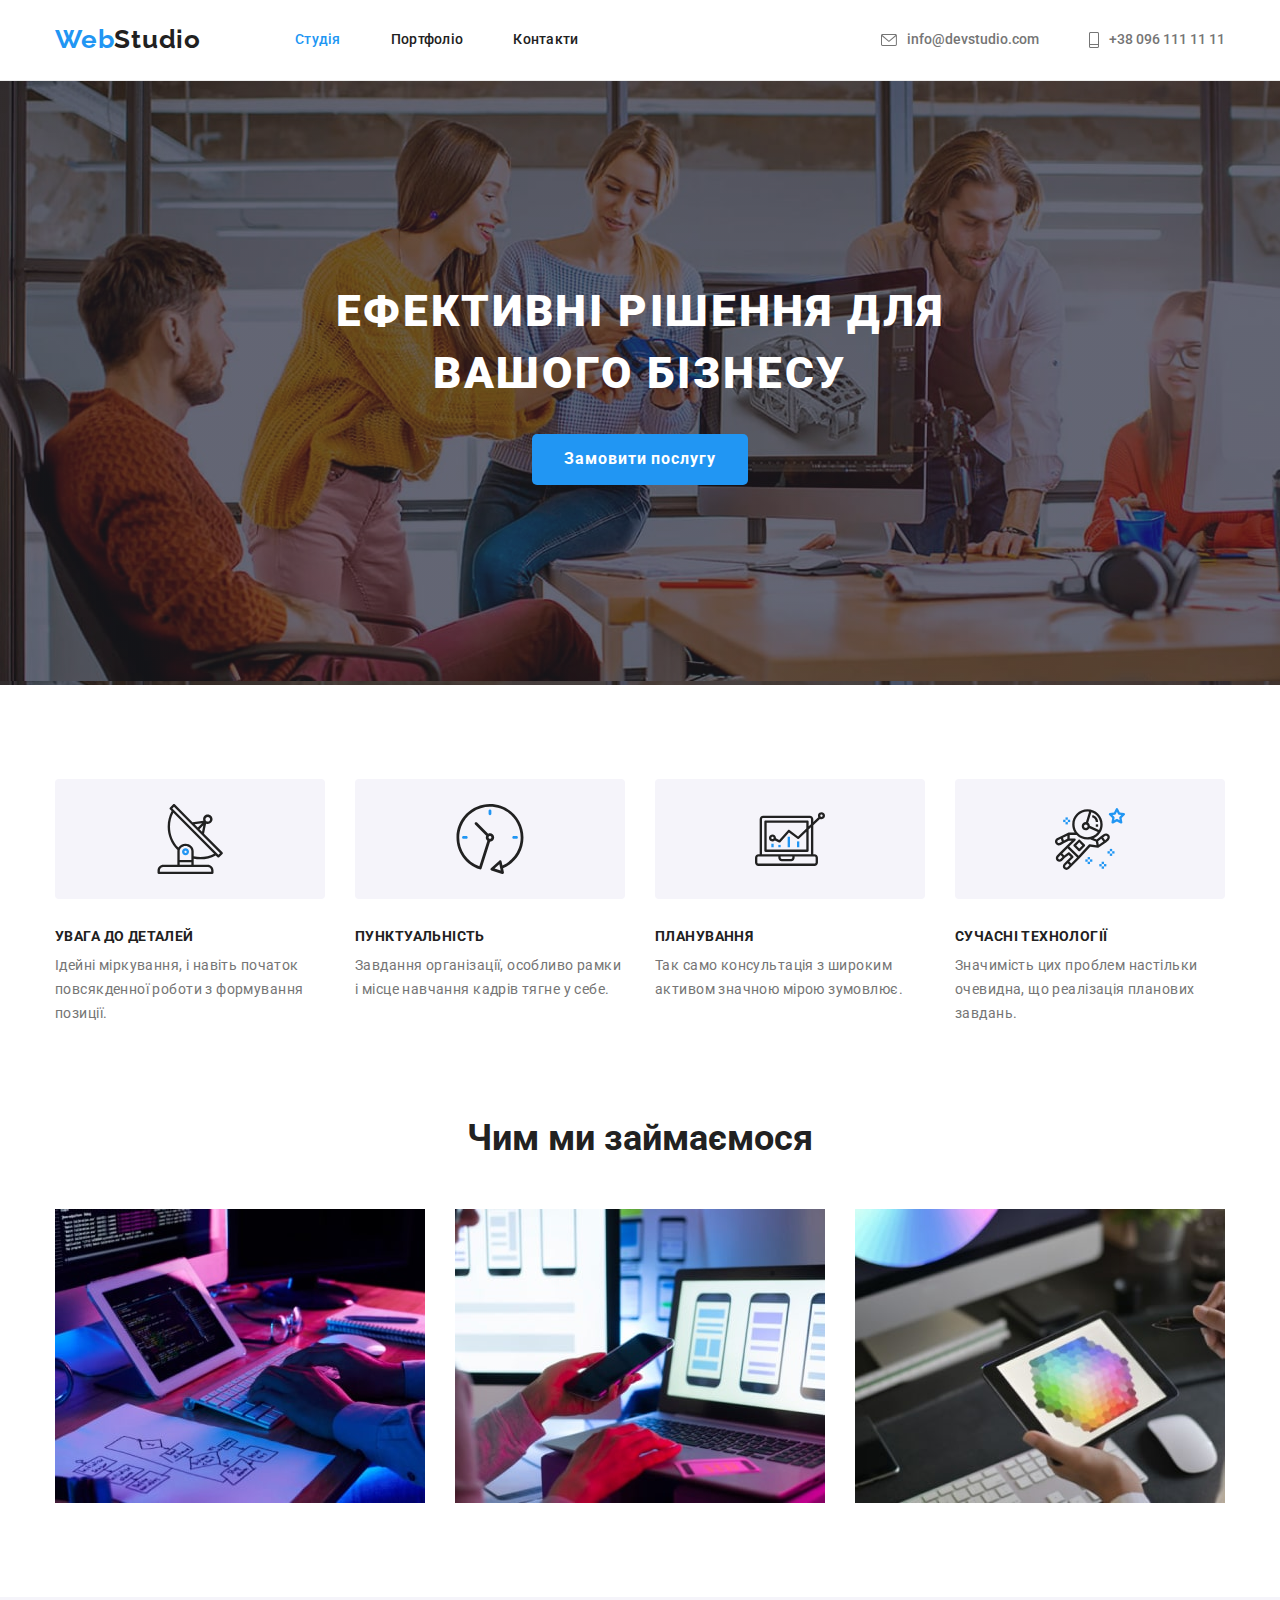
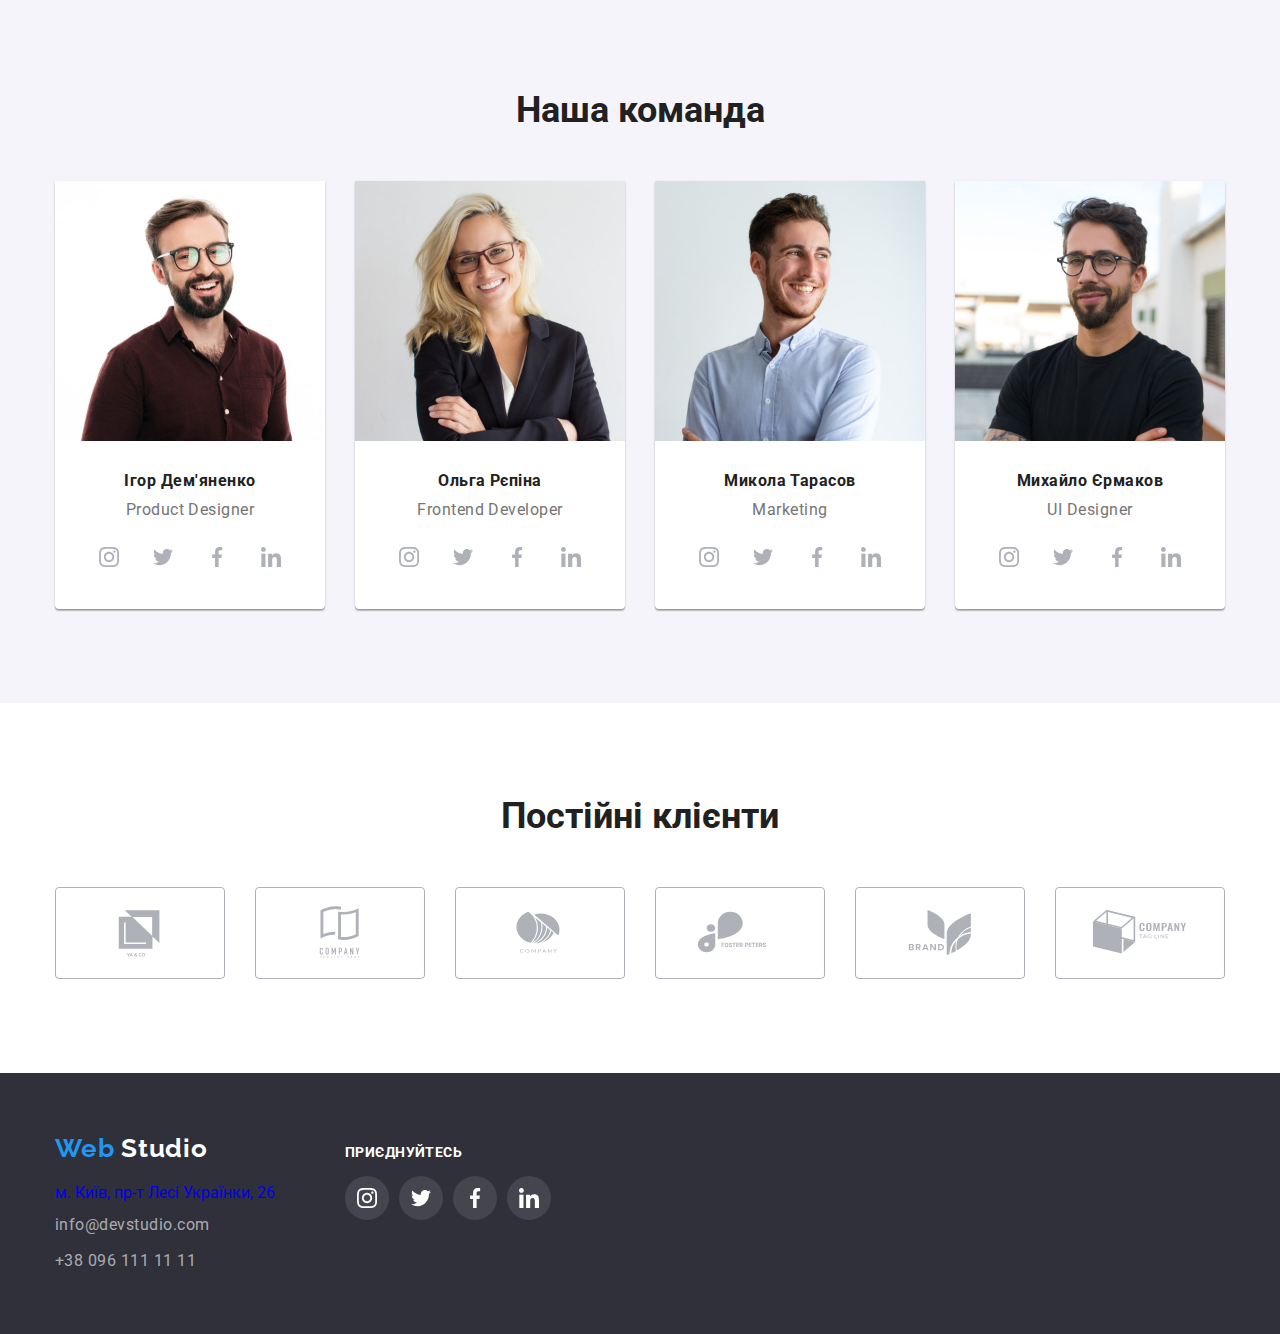
<file: index.html>
<!DOCTYPE html>
<html lang="uk">
  <head>
    <meta charset="UTF-8" />
    <meta http-equiv="X-UA-Compatible" content="IE=edge" />
    <meta name="viewport" content="width=device-width, initial-scale=1.0" />
    <link
      rel="stylesheet"
      href="https://cdn.jsdelivr.net/npm/modern-normalize@1.1.0/modern-normalize.min.css"
    />
    <link href="css/styles.css" rel="stylesheet" />
    <link href="https://fonts.googleapis.com" rel="preconnect" />
    <link href="https://fonts.gstatic.com" rel="preconnect" crossorigin />
    <link
      href="https://fonts.googleapis.com/css2?family=Raleway:wght@700&family=Roboto:wght@400;500;700;900&display=swap"
      rel="stylesheet"
    />
    <title>studio</title>
  </head>

  <body>
    <!--Шапка навігації-->
    <header class="header">
      <div class="container nav-container">
        <nav class="main-nav">
          <a class="logo" href="./"><span class="logo-text">Web</span>Studio</a>

          <ul class="head-list">
            <li class="nav-items">
              <a href="#" class="link-site active">Студія</a>
            </li>
            <li class="nav-items">
              <a href="./potfolio.html" class="link-site">Портфоліо</a>
            </li>
            <li class="nav-items">
              <a href="#" class="link-site">Контакти</a>
            </li>
          </ul>
        </nav>

        <ul class="tell-list">
          <li class="nav-items">
            <a href="mailto:info@devstudio.com" class="link-contact">
              <svg class="header-icon" width="16" height="12">
                <use href="./imeges/icons.svg/symbol-defs.svg#icon-mail"></use>
              </svg>
              info@devstudio.com</a
            >
          </li>
          <li class="nav-items">
            <a href="tell:+380961111111" class="link-contact">
              <svg class="header-icon" width="10" height="16">
                <use href="./imeges/icons.svg/symbol-defs.svg#icon-tell"></use>
              </svg>
              +38 096 111 11 11</a
            >
          </li>
        </ul>
      </div>
    </header>

    <!--Головний блок-->
    <main>
      <section class="main-section">
        <div class="main-conteiner">
          <h1 class="main-title">Ефективні рішення для вашого бізнесу</h1>
          <button class="button-main" type="button">Замовити послугу</button>
        </div>
      </section>

      <!--Переваги-->

      <section class="advantage-section">
        <h2 class="visually-hidden">Наші Переваги</h2>
        <div class="container">
          <ul class="advantage-list">
            <li class="advantage-items">
              <div class="advantage-container">
                <svg class="advantage-icon">
                  <use
                    href="./imeges/icons.svg/symbol-defs.svg#icon-antenna"
                  ></use>
                </svg>
              </div>

              <h3 class="advantage">УВАГА ДО ДЕТАЛЕЙ</h3>
              <p class="advantage-text">
                Ідейні міркування, і навіть початок повсякденної роботи з
                формування позиції.
              </p>
            </li>
            <li class="advantage-items">
              <div class="advantage-container">
                <svg class="advantage-icon">
                  <use
                    href="./imeges/icons.svg/symbol-defs.svg#icon-clock"
                  ></use>
                </svg>
              </div>
              <h3 class="advantage">ПУНКТУАЛЬНІСТЬ</h3>
              <p class="advantage-text">
                Завдання організації, особливо рамки і місце навчання кадрів
                тягне у себе.
              </p>
            </li>
            <li class="advantage-items">
              <div class="advantage-container">
                <svg class="advantage-icon">
                  <use
                    href="./imeges/icons.svg/symbol-defs.svg#icon-diagram"
                  ></use>
                </svg>
              </div>
              <h3 class="advantage">ПЛАНУВАННЯ</h3>
              <p class="advantage-text">
                Так само консультація з широким активом значною мірою зумовлює.
              </p>
            </li>
            <li class="advantage-items">
              <div class="advantage-container">
                <svg class="advantage-icon">
                  <use
                    href="./imeges/icons.svg/symbol-defs.svg#icon-astronaut"
                  ></use>
                </svg>
              </div>
              <h3 class="advantage">СУЧАСНІ ТЕХНОЛОГІЇ</h3>
              <p class="advantage-text">
                Значимість цих проблем настільки очевидна, що реалізація
                планових завдань.
              </p>
            </li>
          </ul>
        </div>
      </section>

      <!--Чим ми займаємося-->

      <section class="work-section">
        <div class="container">
          <h2 class="work-title">Чим ми займаємося</h2>
          <ul class="work-list">
            <li class="work-items">
              <img
                src="imeges/img-min.jpg"
                alt="Руки печатают на клавіатурі"
                width="370"
              />
            </li>
            <li class="work-items">
              <img
                src="imeges/img(1)-min.jpg"
                alt="Руки печатают на планшету"
                width="370"
              />
            </li>
            <li class="work-items">
              <img
                src="imeges/img(2)-min.jpg"
                alt="Руки печатают на планшеті"
                width="370"
              />
            </li>
          </ul>
        </div>
      </section>

      <!--Наша команда-->

      <section class="team-section">
        <div class="container">
          <h2 class="team-title">Наша команда</h2>
          <ul class="team-list">
            <li class="work-card">
              <img
                src="imeges/img(3)-min.jpg"
                alt="Ігор Дем'яненко"
                width="270"
              />
              <div class="name-container">
                <h3 class="name">Ігор Дем'яненко</h3>
                <p class="name-work" lang="en">Product Designer</p>
                <ul class="cotiale-list">
                  <li class="cotiale-card">
                    <a class="cotiale-link" href="#">
                      <svg class="cotiale-icon" width="20" height="20">
                        <use
                          href="./imeges/icons.svg/symbol-defs.svg#icon-instagram"
                        ></use>
                      </svg>
                    </a>
                  </li>
                  <li class="cotiale-card">
                    <a class="cotiale-link" href="#">
                      <svg class="cotiale-icon" width="20" height="20">
                        <use
                          href="./imeges/icons.svg/symbol-defs.svg#icon-twitter"
                        ></use>
                      </svg>
                    </a>
                  </li>
                  <li class="cotiale-card">
                    <a class="cotiale-link" href="#">
                      <svg class="cotiale-icon" width="20" height="20">
                        <use
                          href="./imeges/icons.svg/symbol-defs.svg#icon-facebook"
                        ></use>
                      </svg>
                    </a>
                  </li>
                  <li class="cotiale-card">
                    <a class="cotiale-link" href="#">
                      <svg class="cotiale-icon" width="20" height="20">
                        <use
                          href="./imeges/icons.svg/symbol-defs.svg#icon-linkedin"
                        ></use>
                      </svg>
                    </a>
                  </li>
                </ul>
              </div>
            </li>
            <li class="work-card">
              <img src="imeges/img(4)-min.jpg" alt="Ольга Рєпіна" width="270" />
              <div class="name-container">
                <h3 class="name">Ольга Рєпіна</h3>
                <p class="name-work" lang="en">Frontend Developer</p>
                <ul class="cotiale-list">
                  <li class="cotiale-card">
                    <a class="cotiale-link" href="#">
                      <svg class="cotiale-icon" width="20" height="20">
                        <use
                          href="./imeges/icons.svg/symbol-defs.svg#icon-instagram"
                        ></use>
                      </svg>
                    </a>
                  </li>
                  <li class="cotiale-card">
                    <a class="cotiale-link" href="#">
                      <svg class="cotiale-icon" width="20" height="20">
                        <use
                          href="./imeges/icons.svg/symbol-defs.svg#icon-twitter"
                        ></use>
                      </svg>
                    </a>
                  </li>
                  <li class="cotiale-card">
                    <a class="cotiale-link" href="#">
                      <svg class="cotiale-icon" width="20" height="20">
                        <use
                          href="./imeges/icons.svg/symbol-defs.svg#icon-facebook"
                        ></use>
                      </svg>
                    </a>
                  </li>
                  <li class="cotiale-card">
                    <a class="cotiale-link" href="#">
                      <svg class="cotiale-icon" width="20" height="20">
                        <use
                          href="./imeges/icons.svg/symbol-defs.svg#icon-linkedin"
                        ></use>
                      </svg>
                    </a>
                  </li>
                </ul>
              </div>
            </li>
            <li class="work-card">
              <img
                src="imeges/img(5)-min.jpg"
                alt="Микола Тарасов"
                width="270"
              />
              <div class="name-container">
                <h3 class="name">Микола Тарасов</h3>
                <p class="name-work" lang="en">Marketing</p>
                <ul class="cotiale-list">
                  <li class="cotiale-card">
                    <a class="cotiale-link" href="#">
                      <svg class="cotiale-icon" width="20" height="20">
                        <use
                          href="./imeges/icons.svg/symbol-defs.svg#icon-instagram"
                        ></use>
                      </svg>
                    </a>
                  </li>
                  <li class="cotiale-card">
                    <a class="cotiale-link" href="#">
                      <svg class="cotiale-icon" width="20" height="20">
                        <use
                          href="./imeges/icons.svg/symbol-defs.svg#icon-twitter"
                        ></use>
                      </svg>
                    </a>
                  </li>
                  <li class="cotiale-card">
                    <a class="cotiale-link" href="#">
                      <svg class="cotiale-icon" width="20" height="20">
                        <use
                          href="./imeges/icons.svg/symbol-defs.svg#icon-facebook"
                        ></use>
                      </svg>
                    </a>
                  </li>
                  <li class="cotiale-card">
                    <a class="cotiale-link" href="#">
                      <svg class="cotiale-icon" width="20" height="20">
                        <use
                          href="./imeges/icons.svg/symbol-defs.svg#icon-linkedin"
                        ></use>
                      </svg>
                    </a>
                  </li>
                </ul>
              </div>
            </li>
            <li class="work-card">
              <img
                src="imeges/img(6)-min.jpg"
                alt="Михайло Єрмаков"
                width="270"
              />
              <div class="name-container">
                <h3 class="name">Михайло Єрмаков</h3>
                <p class="name-work" lang="en">UI Designer</p>
                <ul class="cotiale-list">
                  <li class="cotiale-card">
                    <a class="cotiale-link" href="#">
                      <svg class="cotiale-icon" width="20" height="20">
                        <use
                          href="./imeges/icons.svg/symbol-defs.svg#icon-instagram"
                        ></use>
                      </svg>
                    </a>
                  </li>
                  <li class="cotiale-card">
                    <a class="cotiale-link" href="#">
                      <svg class="cotiale-icon" width="20" height="20">
                        <use
                          href="./imeges/icons.svg/symbol-defs.svg#icon-twitter"
                        ></use>
                      </svg>
                    </a>
                  </li>
                  <li class="cotiale-card">
                    <a class="cotiale-link" href="#">
                      <svg class="cotiale-icon" width="20" height="20">
                        <use
                          href="./imeges/icons.svg/symbol-defs.svg#icon-facebook"
                        ></use>
                      </svg>
                    </a>
                  </li>
                  <li class="cotiale-card">
                    <a class="cotiale-link" href="#">
                      <svg class="cotiale-icon" width="20" height="20">
                        <use
                          href="./imeges/icons.svg/symbol-defs.svg#icon-linkedin"
                        ></use>
                      </svg>
                    </a>
                  </li>
                </ul>
              </div>
            </li>
          </ul>
        </div>
      </section>
      <!--Постійні клієнти-->
      <section class="clients-section">
        <div class="container">
          <h2 class="team-title">Постійні клієнти</h2>
          <ul class="clients-list">
            <li class="clients-company">
              <a class="clients-link" href="#">
                <svg class="clients-icon">
                  <use
                    href="./imeges/icons.svg/symbol-defs.svg#icon-Logo"
                  ></use>
                </svg>
              </a>
            </li>
            <li class="clients-company">
              <a class="clients-link" href="#">
                <svg class="clients-icon">
                  <use
                    href="./imeges/icons.svg/symbol-defs.svg#icon-Logo-1"
                  ></use>
                </svg>
              </a>
            </li>
            <li class="clients-company">
              <a class="clients-link" href="#">
                <svg class="clients-icon">
                  <use
                    href="./imeges/icons.svg/symbol-defs.svg#icon-Logo-2"
                  ></use>
                </svg>
              </a>
            </li>
            <li class="clients-company">
              <a class="clients-link" href="#">
                <svg class="clients-icon">
                  <use
                    href="./imeges/icons.svg/symbol-defs.svg#icon-Logo-3"
                  ></use>
                </svg>
              </a>
            </li>
            <li class="clients-company">
              <a class="clients-link" href="#">
                <svg class="clients-icon">
                  <use
                    href="./imeges/icons.svg/symbol-defs.svg#icon-Logo-4"
                  ></use>
                </svg>
              </a>
            </li>
            <li class="clients-company">
              <a class="clients-link" href="#">
                <svg class="clients-icon">
                  <use
                    href="./imeges/icons.svg/symbol-defs.svg#icon-Logo-5"
                  ></use>
                </svg>
              </a>
            </li>
          </ul>
        </div>
      </section>
    </main>
    <!--Футер-->
    <footer class="footer">
      <div class="container addres-container">
        <div>
          <h2 class="logo-footer"><span class="logo-text">Web</span> Studio</h2>
          <address class="address-footer">
            <ul class="footer-list">
              <li class="footer-address">
                <a
                  class="adress-title"
                  href="https://www.google.com.ua/maps/place/%D0%B1%D1%83%D0%BB%D1%8C%D0%B2%D0%B0%D1%80+%D0%9B%D0%B5%D1%81%D1%96+%D0%A3%D0%BA%D1%80%D0%B0%D1%97%D0%BD%D0%BA%D0%B8,+26,+%D0%9A%D0%B8%D1%97%D0%B2,+02000/@50.4265841,30.5358109,17z/data=!3m1!4b1!4m5!3m4!1s0x40d4cf0e033ecbe9:0x57a4dffefec77da0!8m2!3d50.4265807!4d30.5383858?hl=uk"
                  target="_blank"
                  >м. Київ, пр-т Лесі Українки, 26</a
                >
              </li>
              <li class="footer-mail">
                <a href="mailto:info@devstudio.com" class="foter-link-contact"
                  >info@devstudio.com</a
                >
              </li>
              <li class="footer-tell">
                <a href="tell:+380961111111" class="foter-link-contact"
                  >+38 096 111 11 11</a
                >
              </li>
            </ul>
          </address>
        </div>

        <div class="cotiale-footer-container">
          <p class="footer-connect">ПРИЄДНУЙТЕСЬ</p>
          <ul class="cotiale-footer-list">
            <li class="cotiale-footer-card">
              <a class="cotiale-footer-link" href="#">
                <svg class="cotiale-footer-icon" width="20" height="20">
                  <use
                    href="./imeges/icons.svg/symbol-defs.svg#icon-instagram"
                  ></use>
                </svg>
              </a>
            </li>
            <li class="cotiale-footer-card">
              <a class="cotiale-footer-link" href="#">
                <svg class="cotiale-footer-icon" width="20" height="20">
                  <use
                    href="./imeges/icons.svg/symbol-defs.svg#icon-twitter"
                  ></use>
                </svg>
              </a>
            </li>
            <li class="cotiale-footer-card">
              <a class="cotiale-footer-link" href="#">
                <svg class="cotiale-footer-icon" width="20" height="20">
                  <use
                    href="./imeges/icons.svg/symbol-defs.svg#icon-facebook"
                  ></use>
                </svg>
              </a>
            </li>
            <li class="cotiale-footer-card">
              <a class="cotiale-footer-link" href="#">
                <svg class="cotiale-footer-icon" width="20" height="20">
                  <use
                    href="./imeges/icons.svg/symbol-defs.svg#icon-linkedin"
                  ></use>
                </svg>
              </a>
            </li>
          </ul>
        </div>
      </div>
    </footer>
  </body>
</html>
</file>
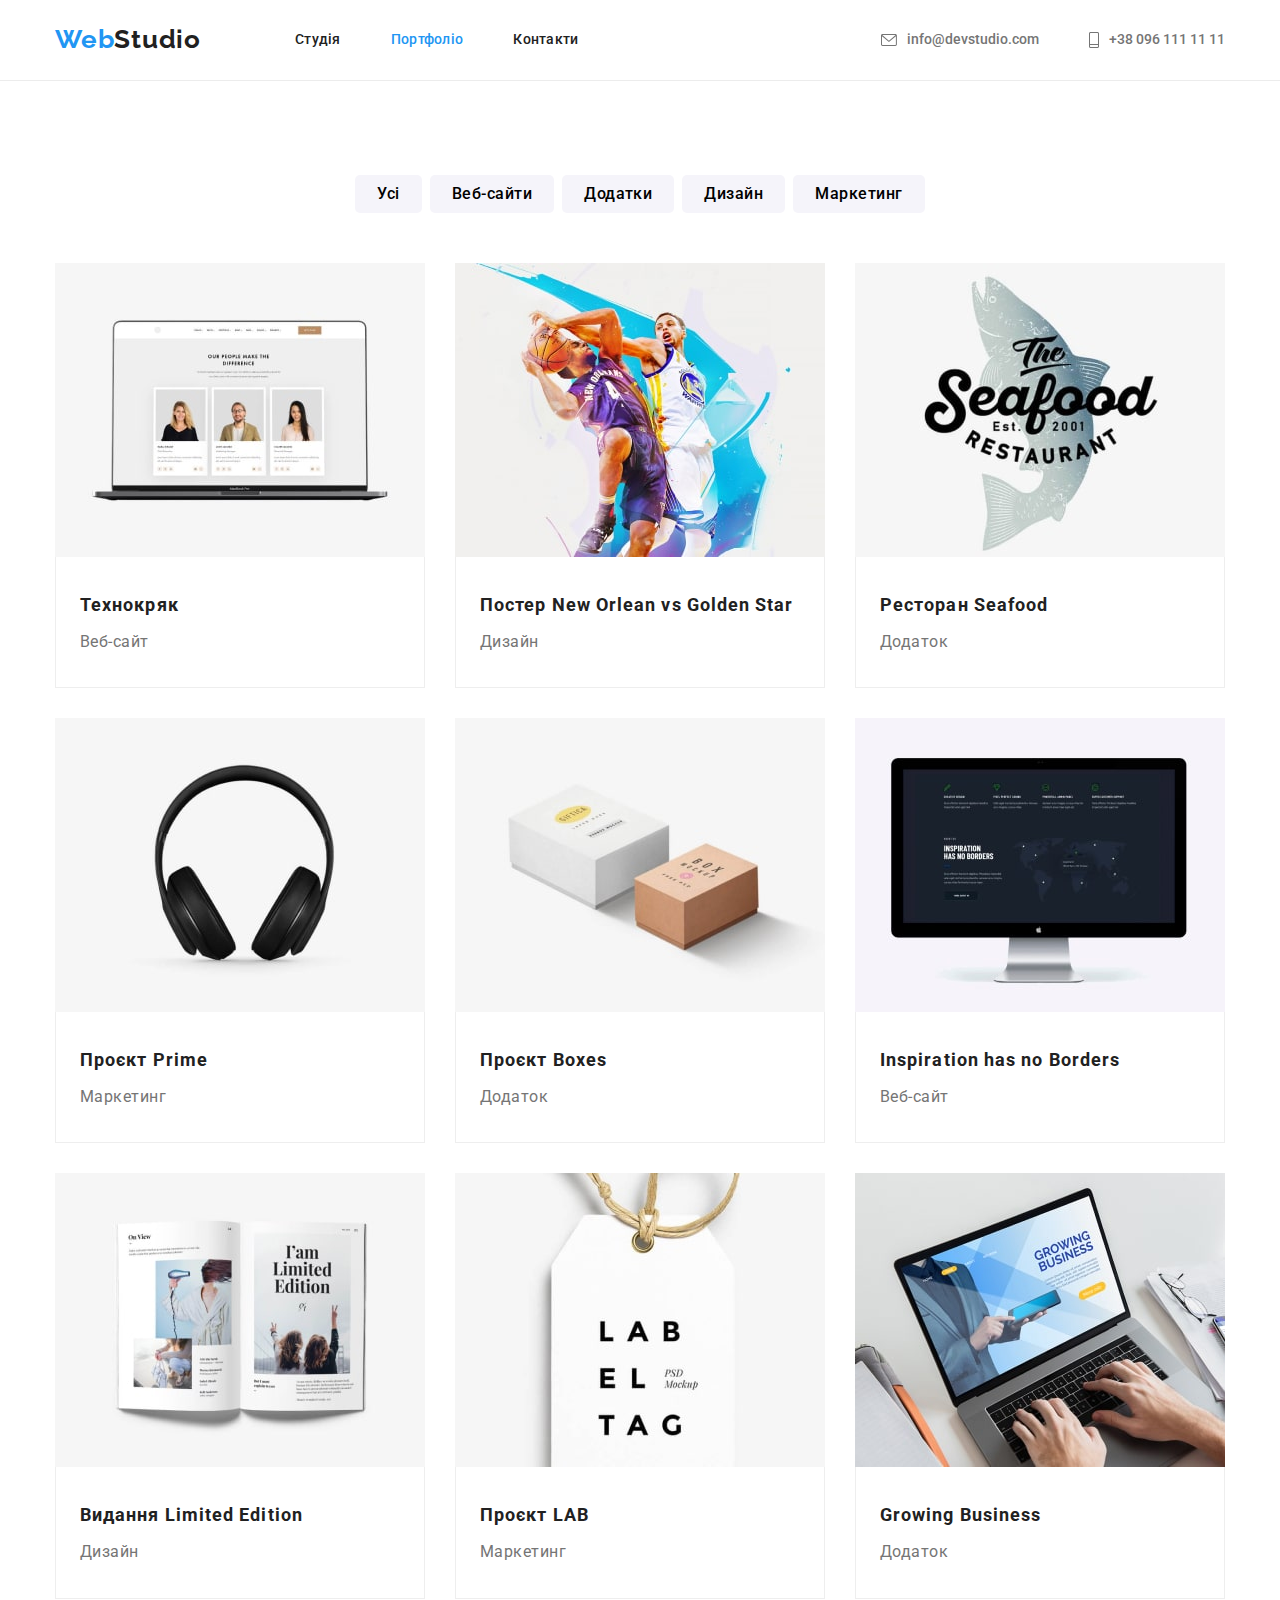
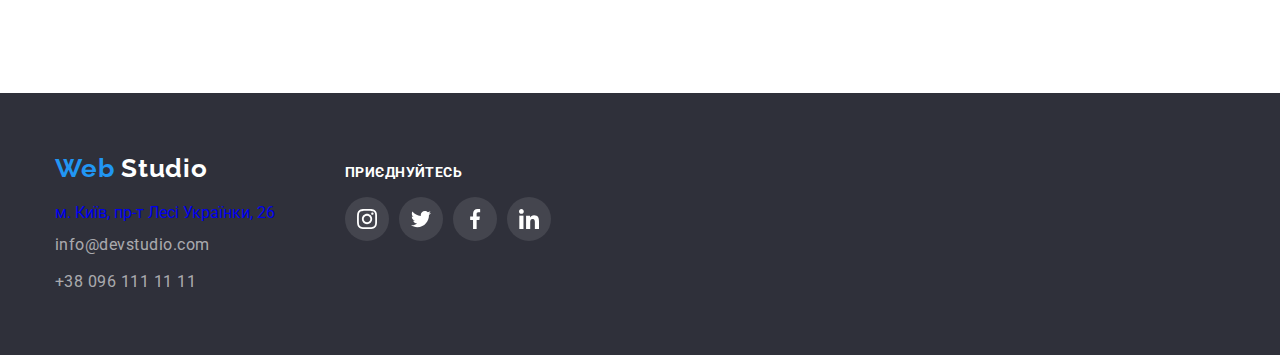
<file: potfolio.html>
<!DOCTYPE html>
<html lang="uk">
  <head>
    <meta charset="UTF-8" />
    <meta http-equiv="X-UA-Compatible" content="IE=edge" />
    <meta name="viewport" content="width=device-width, initial-scale=1.0" />
    <link
      rel="stylesheet"
      href="https://cdn.jsdelivr.net/npm/modern-normalize@1.1.0/modern-normalize.min.css"
    />
    <link href="css/styles.css" rel="stylesheet" />
    <link href="https://fonts.googleapis.com" rel="preconnect" />
    <link href="https://fonts.gstatic.com" rel="preconnect" crossorigin />
    <link
      href="https://fonts.googleapis.com/css2?family=Raleway:wght@700&family=Roboto:wght@400;500;700;900&display=swap"
      rel="stylesheet"
    />
    <title>portfolio</title>
  </head>

  <body>
    <!--Шапка навігації-->
    <header class="header">
      <div class="container nav-container">
        <nav class="main-nav">
          <a class="logo" href="./"><span class="logo-text">Web</span>Studio</a>

          <ul class="head-list">
            <li class="nav-items">
              <a href="./index.html" class="link-site">Студія</a>
            </li>
            <li class="nav-items">
              <a href="#" class="link-site active">Портфоліо</a>
            </li>
            <li class="nav-items">
              <a href="#" class="link-site">Контакти</a>
            </li>
          </ul>
        </nav>

        <ul class="tell-list">
          <li class="nav-items">
            <a href="mailto:info@devstudio.com" class="link-contact">
              <svg class="header-icon" width="16" height="12">
                <use href="./imeges/icons.svg/symbol-defs.svg#icon-mail"></use>
              </svg>
              info@devstudio.com</a
            >
          </li>
          <li class="nav-items">
            <a href="tell:+380961111111" class="link-contact">
              <svg class="header-icon" width="10" height="16">
                <use href="./imeges/icons.svg/symbol-defs.svg#icon-tell"></use>
              </svg>
              +38 096 111 11 11</a
            >
          </li>
        </ul>
      </div>
    </header>
    <!--Головний блок-->
    <main>
      <section class="portfolio-section">
        <h1 class="visually-hidden">Приклади робіт</h1>
        <div class="container">
          <ul class="portfolio-nav">
            <li class="portfolio-list">
              <button class="button-portfolio" type="button">Усі</button>
            </li>
            <li class="portfolio-list">
              <button class="button-portfolio" type="button">Веб-сайти</button>
            </li>
            <li class="portfolio-list">
              <button class="button-portfolio" type="button">Додатки</button>
            </li>
            <li class="portfolio-list">
              <button class="button-portfolio" type="button">Дизайн</button>
            </li>
            <li class="portfolio-list">
              <button class="button-portfolio" type="button">Маркетинг</button>
            </li>
          </ul>
          <!--приклади-->
          <ul class="portfolio-example">
            <li class="portfolio-card">
              <a class="portfolio-link" href="#">
                <img src="imeges/img(7)-min.jpg" alt="" width="370" />
                <div class="project-container">
                  <h2 class="projekt-portfolio">Технокряк</h2>
                  <p class="projekt-type">Веб-сайт</p>
                </div>
              </a>
            </li>
            <li class="portfolio-card">
              <a class="portfolio-link" href="#">
                <img src="imeges/img(8)-min.jpg" alt="" width="370" />
                <div class="project-container">
                  <h2 class="projekt-portfolio">
                    Постер <span lang="en">New Orlean vs Golden Star</span>
                  </h2>
                  <p class="projekt-type">Дизайн</p>
                </div>
              </a>
            </li>
            <li class="portfolio-card">
              <a class="portfolio-link" href="#">
                <img src="imeges/img(9)-min.jpg" alt="" width="370" />
                <div class="project-container">
                  <h2 class="projekt-portfolio">
                    Ресторан <span lang="en">Seafood</span>
                  </h2>
                  <p class="projekt-type">Додаток</p>
                </div>
              </a>
            </li>
            <li class="portfolio-card">
              <a class="portfolio-link" href="#">
                <img src="imeges/img(10)-min.jpg" alt="" width="370" />
                <div class="project-container">
                  <h2 class="projekt-portfolio">
                    Проєкт <span lang="en">Prime</span>
                  </h2>
                  <p class="projekt-type">Маркетинг</p>
                </div>
              </a>
            </li>
            <li class="portfolio-card">
              <a class="portfolio-link" href="#">
                <img src="imeges/img(11)-min.jpg" alt="" width="370" />
                <div class="project-container">
                  <h2 class="projekt-portfolio">
                    Проєкт <span lang="en">Boxes</span>
                  </h2>
                  <p class="projekt-type">Додаток</p>
                </div>
              </a>
            </li>
            <li class="portfolio-card">
              <a class="portfolio-link" href="#">
                <img src="imeges/img(12)-min.jpg" alt="" width="370" />
                <div class="project-container">
                  <h2 class="projekt-portfolio" lang="en">
                    Inspiration has no Borders
                  </h2>
                  <p class="projekt-type">Веб-сайт</p>
                </div>
              </a>
            </li>
            <li class="portfolio-card">
              <a class="portfolio-link" href="#">
                <img src="imeges/img(13)-min.jpg" alt="" width="370" />
                <div class="project-container">
                  <h2 class="projekt-portfolio">
                    Видання <span lang="en">Limited Edition</span>
                  </h2>
                  <p class="projekt-type">Дизайн</p>
                </div>
              </a>
            </li>
            <li class="portfolio-card">
              <a class="portfolio-link" href="#">
                <img src="imeges/img(14)-min.jpg" alt="" width="370" />
                <div class="project-container">
                  <h2 class="projekt-portfolio">Проєкт LAB</h2>
                  <p class="projekt-type">Маркетинг</p>
                </div>
              </a>
            </li>
            <li class="portfolio-card">
              <a class="portfolio-link" href="#">
                <img src="imeges/img(15)-min.jpg" alt="" width="370" />
                <div class="project-container">
                  <h2 class="projekt-portfolio" lang="en">Growing Business</h2>
                  <p class="projekt-type">Додаток</p>
                </div>
              </a>
            </li>
          </ul>
        </div>
      </section>
    </main>
    <!--Футер-->
    <footer class="footer">
      <div class="container addres-container">
        <div>
          <h2 class="logo-footer"><span class="logo-text">Web</span> Studio</h2>
          <address class="address-footer">
            <ul class="footer-list">
              <li class="footer-address">
                <a
                  class="adress-title"
                  href="https://www.google.com.ua/maps/place/%D0%B1%D1%83%D0%BB%D1%8C%D0%B2%D0%B0%D1%80+%D0%9B%D0%B5%D1%81%D1%96+%D0%A3%D0%BA%D1%80%D0%B0%D1%97%D0%BD%D0%BA%D0%B8,+26,+%D0%9A%D0%B8%D1%97%D0%B2,+02000/@50.4265841,30.5358109,17z/data=!3m1!4b1!4m5!3m4!1s0x40d4cf0e033ecbe9:0x57a4dffefec77da0!8m2!3d50.4265807!4d30.5383858?hl=uk"
                  target="_blank"
                  >м. Київ, пр-т Лесі Українки, 26</a
                >
              </li>
              <li class="footer-mail">
                <a href="mailto:info@devstudio.com" class="foter-link-contact"
                  >info@devstudio.com</a
                >
              </li>
              <li class="footer-tell">
                <a href="tell:+380961111111" class="foter-link-contact"
                  >+38 096 111 11 11</a
                >
              </li>
            </ul>
          </address>
        </div>

        <div class="cotiale-footer-container">
          <span class="footer-connect">ПРИЄДНУЙТЕСЬ</span>
          <ul class="cotiale-footer-list">
            <li class="cotiale-footer-card">
              <a class="cotiale-footer-link" href="">
                <svg class="cotiale-footer-icon" width="20" height="20">
                  <use
                    href="./imeges/icons.svg/symbol-defs.svg#icon-instagram"
                  ></use>
                </svg>
              </a>
            </li>
            <li class="cotiale-footer-card">
              <a class="cotiale-footer-link" href="">
                <svg class="cotiale-footer-icon" width="20" height="20">
                  <use
                    href="./imeges/icons.svg/symbol-defs.svg#icon-twitter"
                  ></use>
                </svg>
              </a>
            </li>
            <li class="cotiale-footer-card">
              <a class="cotiale-footer-link" href="">
                <svg class="cotiale-footer-icon" width="20" height="20">
                  <use
                    href="./imeges/icons.svg/symbol-defs.svg#icon-facebook"
                  ></use>
                </svg>
              </a>
            </li>
            <li class="cotiale-footer-card">
              <a class="cotiale-footer-link" href="">
                <svg class="cotiale-footer-icon" width="20" height="20">
                  <use
                    href="./imeges/icons.svg/symbol-defs.svg#icon-linkedin"
                  ></use>
                </svg>
              </a>
            </li>
          </ul>
        </div>
      </div>
    </footer>
  </body>
</html>
</file>
<file: css/styles.css>
:root{
    --primary-text-colour:#757575;
    --secondary-text-colour: #212121;
    --button-background-colour:#2196F3 ;
    --secondary-button-colour: #FFFFFF;

}

body {
    background-color: white;
    font-family: 'Roboto', sans-serif;
    color:var(--primary-text-colour);
}


ul{
list-style: none;
}

a{
    text-decoration: none;
}

.head-list,
.advantage-list,
.work-list,
.team-list,
.tell-list,
.footer-list,
.portfolio-nav,
.portfolio-example,
.clients-list,
.cotiale-list,
.cotiale-footer-list{
    padding: 0;
    margin: 0;
}

h1,
h2,
h3,
h4,
h5,
p,
ul{
    margin-top: 0;
    margin-bottom: 0;
}

button{
    margin-top: 0;
    margin-bottom: 0;
}

img{
    display: block;
}


/*=====================Хедер=========================*/

.container{
    margin-left: auto;
    margin-right: auto;
    width: 1200px;
    padding-left: 15px;
    padding-right: 15px;

}

.main-nav{
    display: flex;
}

.head-list,
.tell-list{
    display: flex;
}

.nav-container{
    display: flex;
}

.tell-list{
    margin-left: auto;
}

.head-list{
    margin-left: 94px;
    
}

.link-site,
.link-site-active,
.link-contact{
    display: block;
    padding-top: 32px;
    padding-bottom: 32px;
}

.nav-items:not(:last-child){
    margin-right: 50px;
}

.logo-text{
    color:var(--button-background-colour) ;
}

.logo{
    padding-top: 24px;
    padding-bottom: 24px;
    color: var(--secondary-text-colour);
    font-family: Raleway, sans-serif;
    font-style: normal;
    font-weight: 700;
    font-size: 26px;
    line-height: 1.2;
    letter-spacing: 0.03em;

}


.link-site{
    font-weight: 500;
    letter-spacing: 0.02em;
    color: var(--secondary-text-colour);
    
    font-size: 14px;
    line-height: 1.1;
    
}



.active {
    color: var(--button-background-colour);
}

.link-site:hover,
.link-site:focus{
    color: var(--button-background-colour);
}

.link-contact{
    
    align-items: center;

    display: flex;
    font-size: 14px;
    line-height: 1.1;
    font-weight: 500;
    color: var(--primary-text-colour);
}

.link-contact:hover,
.link-contact:focus{
    color: var(--button-background-colour);
}

.header{
    border-bottom: 1px solid #ECECEC;
}

.header-icon{
    fill: #757575;
    display: flex;
    margin-right: 10px;
}


.link-contact:hover .header-icon,
.link-contact:focus .header-icon {
    fill: currentColor
}

/*====================Головний блок==========================*/

.main-section{

    background-image: linear-gradient(to right,
    rgba(47, 48, 58, 0.4),
    rgba(47, 48, 58, 0.4)),
    url(../imeges/bcg-min.jpg);
    
    padding-top: 200px;
    padding-bottom: 200px;

    text-align: center;

    background-color: #2F303A;
    margin-left: auto;
    margin-right: auto;
    max-width: 1600px;
    
}


.main-title{
    margin-bottom: 30px;
    max-width: 700px;

    margin-left: auto;
    margin-right: auto;
    text-align: center;

    font-family: 'Roboto';
    font-weight: 900;
    font-size: 44px;
    line-height: 1.4;
    letter-spacing: 0.06em;
    text-transform: uppercase;
    color: var(--secondary-button-colour);
}



.button-main{
    
    padding-left: 32px;
    padding-right: 32px;
    padding-top: 10px;
    padding-bottom: 10px;

    font-weight: 700;
    
    line-height: 1.9;
    border: none;
    letter-spacing: 0.06em;
    background-color: var(--button-background-colour);
    cursor: pointer;
    border-radius: 5px ;
    color:var(--secondary-button-colour);
}


.button-main:hover,
.button-main:focus{
    background: #188CE8;
    box-shadow: 0px 4px 4px rgba(0, 0, 0, 0.15);
    border-radius: 4px;
}

/*======================Переваги=======================*/

.advantage-section{
    background-color: #FFFFFF;
    padding-top: 94px;
    padding-bottom: 94px;
}

.advantage{

    margin-bottom: 10px;
    
    color: var(--secondary-text-colour);
    letter-spacing: 0.03em;
    font-size: 14px;
    line-height: 1.1;
    text-transform: uppercase;
    
}

.advantage-text{
    
    font-size: 14px;
    line-height: 1.7;
    color: var(--primary-text-colour);
    letter-spacing: 0.03em;
}

.advantage-items{
    width: 270px;
}


.advantage-list{
    display: flex;
    gap: 30px ;
}


.advantage-container{
    margin-bottom: 30px;

    display: flex;
    height: 120px;
    background: #F5F4FA;
    border-radius: 4px;

    justify-content: center;
    align-items: center;
}

.advantage-icon {
    width: 70px;
    height: 70px;
    justify-content: center;
    align-items: center;

    fill: #212121;
}

/*=======================Чим ми займаємося=========================*/


.work-section{
    padding-top: 0;
    padding-bottom: 94px;

    
}


.work-title{
    margin-bottom: 50px;

    text-align: center;

    font-size: 36px;
    line-height: 1.1;
    color: var(--secondary-text-colour);
}

.work-list{
    display: flex;
    gap: 30px;

}


/*==========================Наша команда===============================*/

.work-card{

    width: 270px;

    border-radius: 0px 0px 4px 4px;
    box-shadow: 0px 1px 3px rgba(0, 0, 0, 0.12), 0px 1px 1px rgba(0, 0, 0, 0.14), 0px 2px 1px rgba(0, 0, 0, 0.2);
    background-color: #FFFFFF;
}

.name-container{

    padding-top: 30px;
    padding-bottom: 30px;
    padding-left: 32px;
    padding-right: 32px;
    
}



.team-section{
    padding-top: 94px;
    padding-bottom: 94px;
    text-align: center;
    background-color: #F5F4FA;
    
}

.team-title{
    margin-bottom: 50px;
    
    font-weight: 700;
    font-size: 36px;
    line-height: 1.1;
    color: var(--secondary-text-colour);
}
.name{
    
    font-size: 16px;
    line-height: 1.2;
    color: var(--secondary-text-colour);
    letter-spacing: 0.03em;
}
.name-work{
    margin-top: 10px;

    font-size: 16px;
    line-height: 1.2;
    color: var(--primary-text-colour);
    letter-spacing: 0.03em;
}

.team-list{
    display: flex;
    gap: 30px;
}

.cotiale-link{
    display: flex;
    justify-content: center;
    align-items: center;
    width: 44px;
    height: 44px;
    border-radius: 50%;
    background-color: var(--secondary-button-colour);
}


.cotiale-link:hover,
.cotiale-link:focus{
    background-color: var(--button-background-colour);
}

.cotiale-icon{
    fill: #AFB1B8;
}

.cotiale-link:hover .cotiale-icon,
.cotiale-link:focus .cotiale-icon{
    background-color: var(--button-background-colour);
    fill: #EEEEEE;
}


.cotiale-list {
    margin-top: 16px;
    gap: 10px;

    display: flex;
}

/*=================Постійні клієнти=========================*/
.clients-section{
    padding-top: 94px;
    padding-bottom: 94px;
    text-align: center;
}

.clients-icon{
    width: 106px;
    height: 60px;
    fill: #AFB1B8;
}

.clients-list{
    display: flex;
    gap: 30px;
}

.clients-link{
    align-items: center;
    justify-content: center;

    outline: transparent;
    display: flex;    
    border: 1px solid #AFB1B8;
    border-radius: 4px;
    width: 170px;
    height: 92px;
}

.clients-link:hover,
.clients-link:focus{
    border: 1px solid var(--button-background-colour);
    fill: var(--button-background-colour);
}

.clients-link:hover .clients-icon,
.clients-link:focus .clients-icon{
fill: var(--button-background-colour);
}



/*=======================Футер============================*/

.footer {
    padding-top: 60px;
    padding-bottom: 60px;

    background-color: #2F303A;
}

.logo-footer{
    margin-bottom: 20px;
    
    display: block;
    font-family: 'Raleway', sans-serif;
    color: var(--secondary-button-colour);
    font-weight: 700;
    font-size: 26px;
    line-height: 1.2;
    letter-spacing: 0.03em;
}

.address-footer{
    font-style: normal;
   
}



.address-title{   
    font-size: 14px;
    line-height:1.7;
    color: var(--secondary-button-colour);

}
.adress-title:hover,
.adress-title:focus{
    color: var(--button-background-colour);
}

.adress-title:visited{
    color: #FFFFFF;
}


.foter-link-contact{
    line-height: 1.7;
    letter-spacing: 0.03em;
    color: rgba(255, 255, 255, 0.6);
}

.foter-link-contact:hover,
.foter-link-contact:focus{
    color: #2196F3;
}

.footer-address {
    margin-bottom: 9px;
}

.footer-mail {
    margin-bottom: 9px;
}
 
/*==============  футер соц. сети =================*/

.cotiale-footer-list {
    margin-top: 16px;
    gap: 10px;

    display: flex;
}


.cotiale-footer-link{
    display: flex;
    justify-content: center;
    align-items: center;
    width: 44px;
    height: 44px;
    border-radius: 50%;
    background: rgba(255, 255, 255, 0.1);
    
}


.cotiale-footer-link:hover,
.cotiale-footer-link:focus {
    background-color: var(--button-background-colour);
}

.cotiale-footer-icon:hover,
.cotiale-footer-iconfocus{
    fill: white;
}

.addres-container{
    display: flex;
  align-items: baseline;
}

.cotiale-footer-container{
    
    display: block;
    margin-left: 70px;
}

.footer-connect{
    
    font-style: normal;
    font-weight: 700;
    font-weight: 700;
    font-size: 14px;
    line-height: 1.1;
    letter-spacing: 0.03em;
    color: #FFFFFF;
}

.cotiale-footer-icon{
    fill: #FFFFFF;
}

/* ======================Портфоліо=================================*/

.visually-hidden {
    position: absolute;
    width: 1px;
    height: 1px;
    margin: -1px;
    border: 0;
    padding: 0;

    white-space: nowrap;
    clip-path: inset(100%);
    clip: rect(0 0 0 0);
    overflow: hidden;
}

.portfolio-section{
    padding-top: 94px;
    padding-bottom: 94px;
   
}

.portfolio-nav{
    margin-bottom: 50px;

    display: flex;
    justify-content: center;
}

.portfolio-list:not(:last-child){
    margin-right: 8px;
}

.button-portfolio{
    padding-left: 22px;
    padding-right: 22px;
    padding-top: 6px;
    padding-bottom: 6px;
    border: none;
    background-color: #F5F4FA;
    font-family: inherit;
    font-weight: 500;
    border-radius: 5px;
    font-size: 16px;
    line-height: 1.6;
    text-align: center;
    cursor: pointer;
    letter-spacing: 0.03em;
}

.button-portfolio:hover{
    background-color: var(--button-background-colour);
    color: var(--secondary-button-colour);  
}

.button-portfolio:focus{
    background-color: var(--button-background-colour);
    color: var(--secondary-button-colour);
}

.projekt-portfolio{
    margin-bottom: 4px;

    font-size: 18px;
    line-height: 2;
    letter-spacing: 0.06em;
    color: var(--secondary-text-colour);
}

.projekt-type{
    line-height: 1.9;
    letter-spacing: 0.03em;
    color: var(--primary-text-colour);
}

.project-container{
    padding-top: 30px;
    padding-bottom: 30px;
    padding-left: 24px;
    padding-right: 24px;

    border-bottom: 1px solid #EEEEEE;
    border-left: 1px solid #EEEEEE;
    border-right: 1px solid #EEEEEE;
}

.portfolio-example{
    
    gap: 30px;
    display: flex;
    flex-wrap: wrap;
}

.portfolio-card{
    width: 370px;
}

.portfolio-link{
    outline: transparent;
    display: block;
}

.portfolio-link:hover,
.portfolio-link:focus{
box-shadow: 0px 1px 1px rgba(0, 0, 0, 0.12), 0px 4px 4px rgba(0, 0, 0, 0.06), 1px 4px 6px rgba(0, 0, 0, 0.16);
}

.portfolio-card:nth-child(3n) {
    margin-right: 0;
}
</file>
